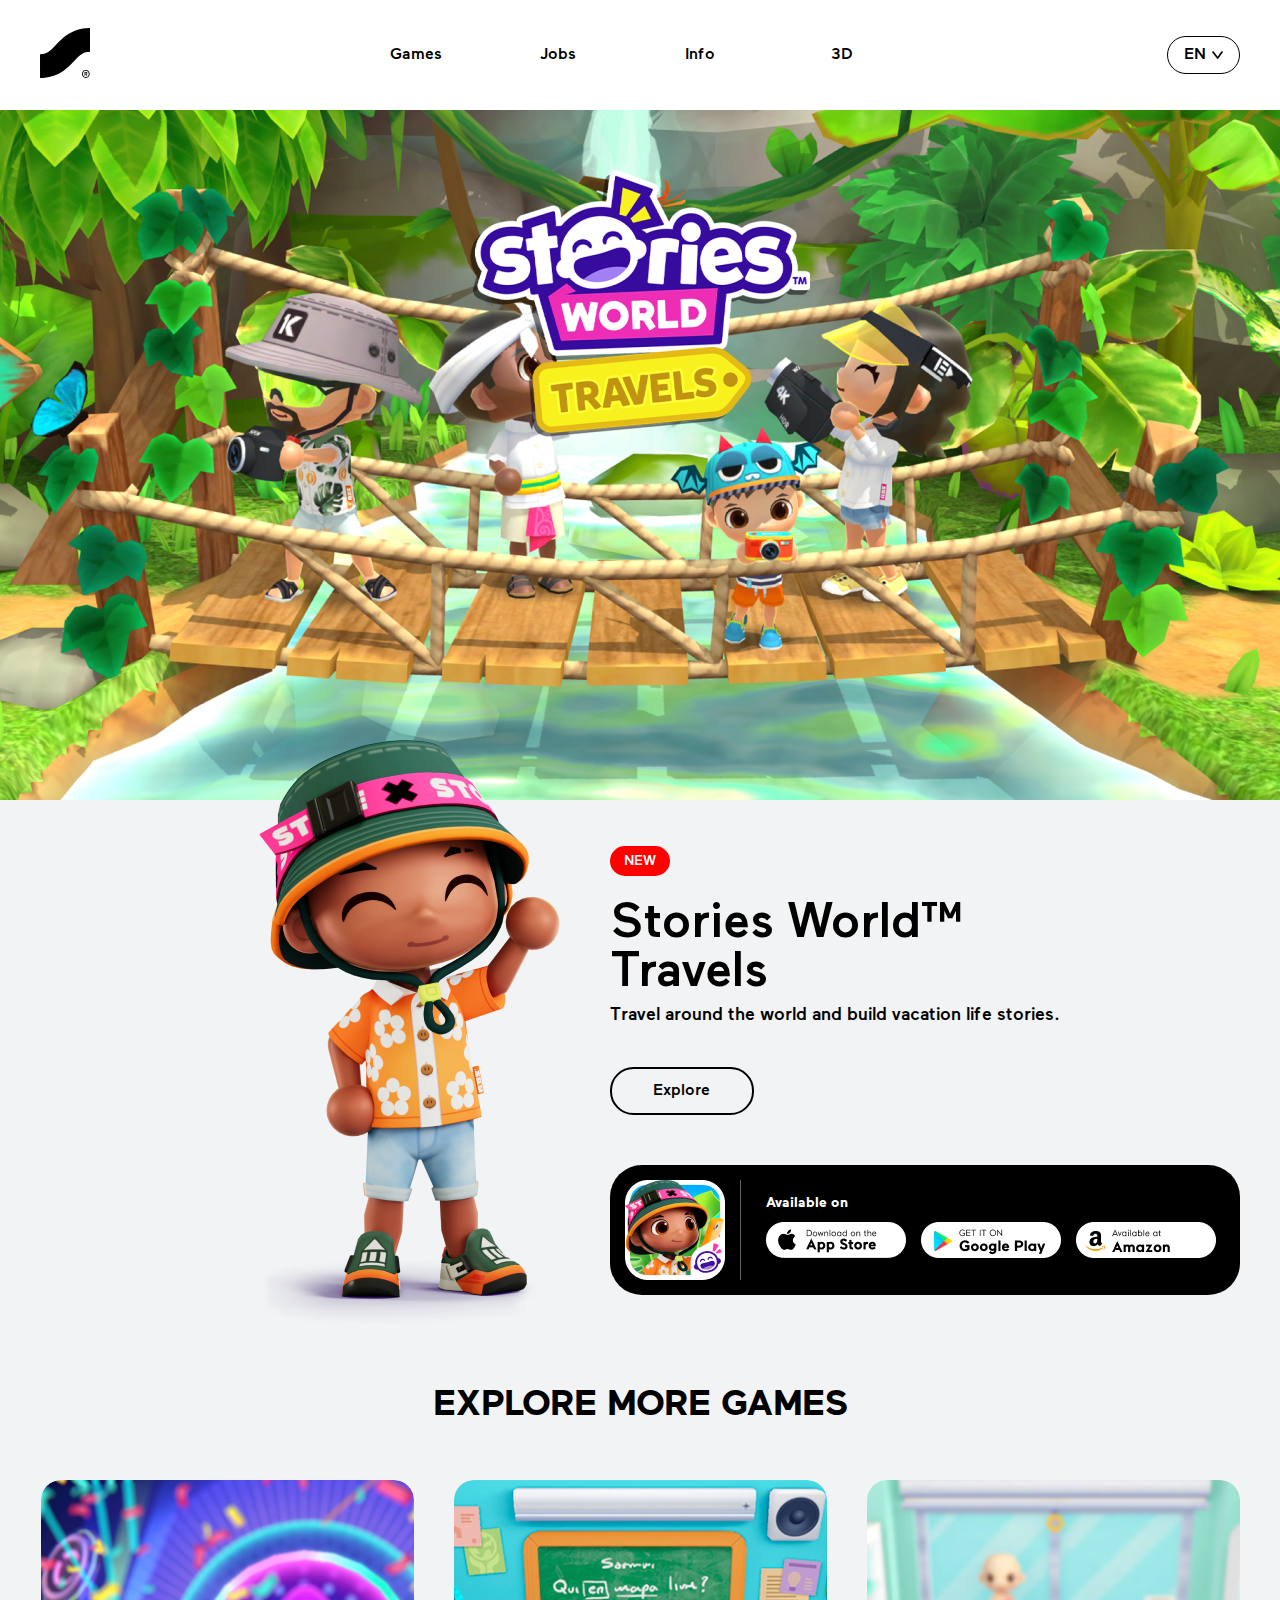
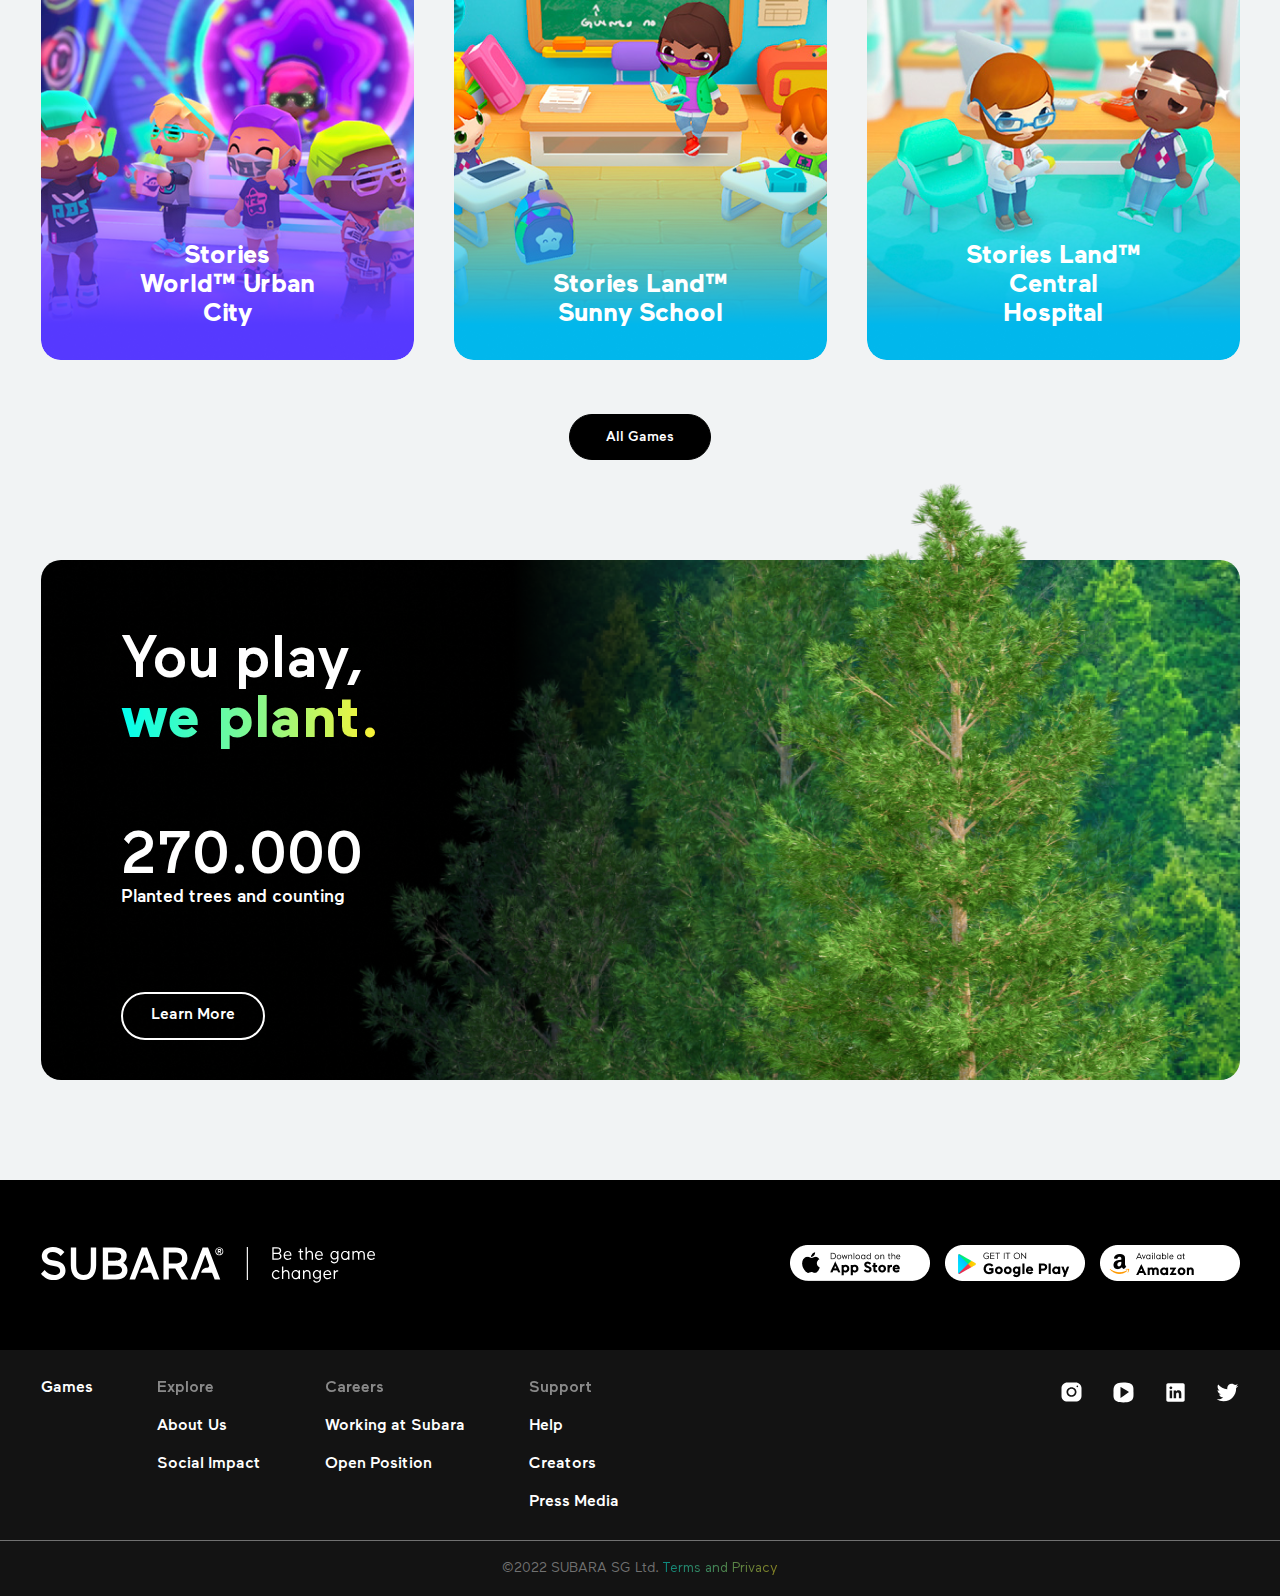
<file: index.html>
<!DOCTYPE html>
<html lang="en">
  <head>
    <meta charset="UTF-8" />
    <meta http-equiv="X-UA-Compatible" content="IE=edge" />
    <meta name="viewport" content="width=device-width, initial-scale=1.0" />
    <meta name="description" content="subara">
    <title>SUBARA</title>
    <link rel="stylesheet" href="css/reset.css" />
    <link rel="stylesheet" href="css/style.css" />
    <link rel="stylesheet" href="css/fonts.css" />
    <link rel="icon" type="image/x-icon" href="./img/ad_logo.png" />
  </head>
  <body>
    <header>
      <nav class="header__content">
        <a href="./index.html"
          ><svg
            width="50"
            height="50"
            viewBox="0 0 50 50"
            fill="none"
            xmlns="http://www.w3.org/2000/svg"
          >
            <g clip-path="url(#clip0_16_2420)">
              <path
                d="M0.0293274 50V26.1843C6.74545 26.1843 9.72282 23.366 15.8142 16.9799C22.6475 9.81415 32.0285 -0.00995636 50.0293 -0.00995636V23.7958C43.323 23.7958 40.3456 26.624 34.2542 33.0102C27.421 40.1759 18.0399 50 0.0293274 50Z"
                fill="black"
              />
            </g>
            <path
              d="M45.2365 44.6342V45.8435H45.9004C46.3982 45.8435 46.652 45.6436 46.652 45.2438C46.652 44.844 46.3982 44.6342 45.9004 44.6342H45.2365ZM46.6422 47.6324L45.8808 46.5131H45.2365V47.6324H44.5044V43.9945H46.1054C46.3914 43.9878 46.6709 44.0835 46.8955 44.265C47.1201 44.4465 47.2759 44.7025 47.336 44.9889C47.3962 45.2754 47.3568 45.5743 47.2249 45.8343C47.0929 46.0942 46.8765 46.2989 46.613 46.4131L47.472 47.6324H46.6422ZM43.7137 48.1521C43.9866 48.4392 44.3129 48.6674 44.6734 48.8232C45.0339 48.979 45.4212 49.0593 45.8125 49.0593C46.2038 49.0593 46.5911 48.979 46.9516 48.8232C47.3121 48.6674 47.6384 48.4392 47.9113 48.1521C48.4685 47.5583 48.7797 46.7668 48.7797 45.9434C48.7797 45.12 48.4685 44.3285 47.9113 43.7348C47.6384 43.4477 47.3121 43.2195 46.9516 43.0636C46.5911 42.9078 46.2038 42.8275 45.8125 42.8275C45.4212 42.8275 45.0339 42.9078 44.6734 43.0636C44.3129 43.2195 43.9866 43.4477 43.7137 43.7348C43.1675 44.3343 42.8637 45.1235 42.8637 45.9434C42.8637 46.7632 43.1675 47.5526 43.7137 48.1521ZM43.0792 43.1551C43.4348 42.7816 43.8598 42.4847 44.3293 42.282C44.7987 42.0793 45.303 41.9749 45.8125 41.9749C46.322 41.9749 46.8263 42.0793 47.2957 42.282C47.7652 42.4847 48.1902 42.7816 48.5458 43.1551C48.9089 43.5264 49.1969 43.9672 49.3934 44.4525C49.5899 44.9378 49.691 45.4581 49.691 45.9834C49.691 46.5088 49.5899 47.0289 49.3934 47.5142C49.1969 47.9995 48.9089 48.4404 48.5458 48.8117C47.8159 49.5441 46.8346 49.9544 45.8125 49.9544C44.7904 49.9544 43.8091 49.5441 43.0792 48.8117C42.3713 48.0484 41.9766 47.036 41.9766 45.9834C41.9766 44.9308 42.3713 43.9184 43.0792 43.1551Z"
              fill="black"
            />
            <defs>
              <clipPath id="clip0_16_2420">
                <rect width="50" height="50" fill="white" />
              </clipPath>
            </defs>
          </svg>
        </a>
        <ul class="header__nav">
          <li><a href="./games.html">Games</a></li>
          <li><a href="./jobs.html">Jobs</a></li>
          <li><a href="./info.html">Info</a></li>
          <li><button class="modal">3D</button></li>
        </ul>
        <div class="header__lang">
          <span>EN</span>
          <img src="img/black_arrow_down.png" alt="arrow" />
        </div>
        <div class="header__menu_burger"></div>
      </nav>
    </header>
    <div class="background">
      <img src="./img/logo_name.png" alt="logo" />
      <div class="background__overlay"></div>
    </div>
    <button id="scrollToTopBtn">Top</button>
    <div class="container">
      <div class="ad">
        <div class="ad__character">
          <img src="img/character_ok.png" alt="poc" />
        </div>
        <div class="ad__main">
          <p class="ad__new">NEW</p>
          <p class="ad__title">
            Stories World™ <br />
            Travels
          </p>
          <p class="ad__description">Travel around the world and build vacation life stories.</p>
          <a href="./t.html" class="ad__button">Explore</a>
          <div class="ad__download">
            <img src="img/ad_logo.png" alt="" />
            <div class="ad__download_content">
              <p>Available on</p>
              <div class="download_links">
                <a href="./t.html"><img src="img/ad_apple.png" alt="" /></a>
                <a href="./t.html"><img src="img/ad_google.png" alt="" /></a>
                <a href="./t.html"><img src="img/ad_amazon.png" alt="" /></a>
              </div>
            </div>
          </div>
        </div>
      </div>
      <div class="explore">
        <p class="explore__title">EXPLORE MORE GAMES</p>
        <div class="explore__cards">
          <a href="./t.html" class="explore__card">
            <img src="img/card_city.png" alt="" />
            <span>Stories World™ Urban City</span>
          </a>
          <a href="./t.html" class="explore__card">
            <img src="img/card_school.png" alt="" />
            <span>Stories Land™ Sunny School</span>
          </a>
          <a href="./t.html" class="explore__card">
            <img src="img/card_hospital.png" alt="" />
            <span>Stories Land™ Central Hospital</span>
          </a>
        </div>
        <a href="./games.html" class="explore__allbutton">All Games</a>
      </div>
      <div class="plant">
        <div class="plant__content">
          <p class="plant__title">You play,<br /><span class="gradient_text">we plant.</span></p>
          <span class="plant__count">270.000</span>
          <p class="plant__description">Planted trees and counting</p>
          <a href="./t.html" class="plant__button">Learn More</a>
        </div>
        <div class="plant__tree"><img src="img/plant_tree.png" alt="tree" /></div>
      </div>
    </div>
    <footer>
      <div class="footer__top">
        <div class="container container__footer_top">
          <img src="img/subara.svg" alt="me" />
          <div class="download_links">
            <a href="./t.html"><img src="img/ad_apple.png" alt="cool" /></a>
            <a href="./t.html"><img src="img/ad_google.png" alt="cool" /></a>
            <a href="./t.html"><img src="img/ad_amazon.png" alt="cool" /></a>
          </div>
        </div>
      </div>
      <div class="footer__bottom">
        <div class="container container__footer_bottom">
          <div class="footer__menu">
            <a href="./t.html" class="footer__menu_link">Games</a>
            <ul class="footer__menu_category">
              <li><span>Explore</span></li>
              <li><a href="./t.html" class="footer__menu_link">About Us</a></li>
              <li><a href="./t.html" class="footer__menu_link">Social Impact</a></li>
            </ul>
            <ul class="footer__menu_category">
              <li><span>Careers</span></li>
              <li><a href="./t.html" class="footer__menu_link">Working at Subara</a></li>
              <li><a href="./t.html" class="footer__menu_link">Open Position</a></li>
            </ul>
            <ul class="footer__menu_category">
              <li><span>Support</span></li>
              <li><a href="./t.html" class="footer__menu_link">Help</a></li>
              <li><a href="./t.html" class="footer__menu_link">Creators</a></li>
              <li><a href="./t.html" class="footer__menu_link">Press Media</a></li>
            </ul>
          </div>
          <div class="footer__socials">
            <a href="./t.html"><img src="img/icon_instagram.svg" alt="yup" /></a>
            <a href="./t.html"><img src="img/icon_youtube.svg" alt="yup" /></a>
            <a href="./t.html"><img src="img/icon_linkedin.svg" alt="yup" /></a>
            <a href="./t.html"><img src="img/icon_twitter.svg" alt="yup" /></a>
          </div>
        </div>
        <div class="footer__terms">©2022 SUBARA SG Ltd. <a href="./t.html">Terms and Privacy</a></div>
      </div>
    </footer>

    <dialog>
      <p>This function is temporarily unavailable</p>
      <input class="input" placeholder="Email/Name" type="text">
      <input class="input" placeholder="Password" type="text">
      <button autofocus>Close</button>
    </dialog>

    <script src="./js/index.js"></script>
  </body>
</html>
</file>
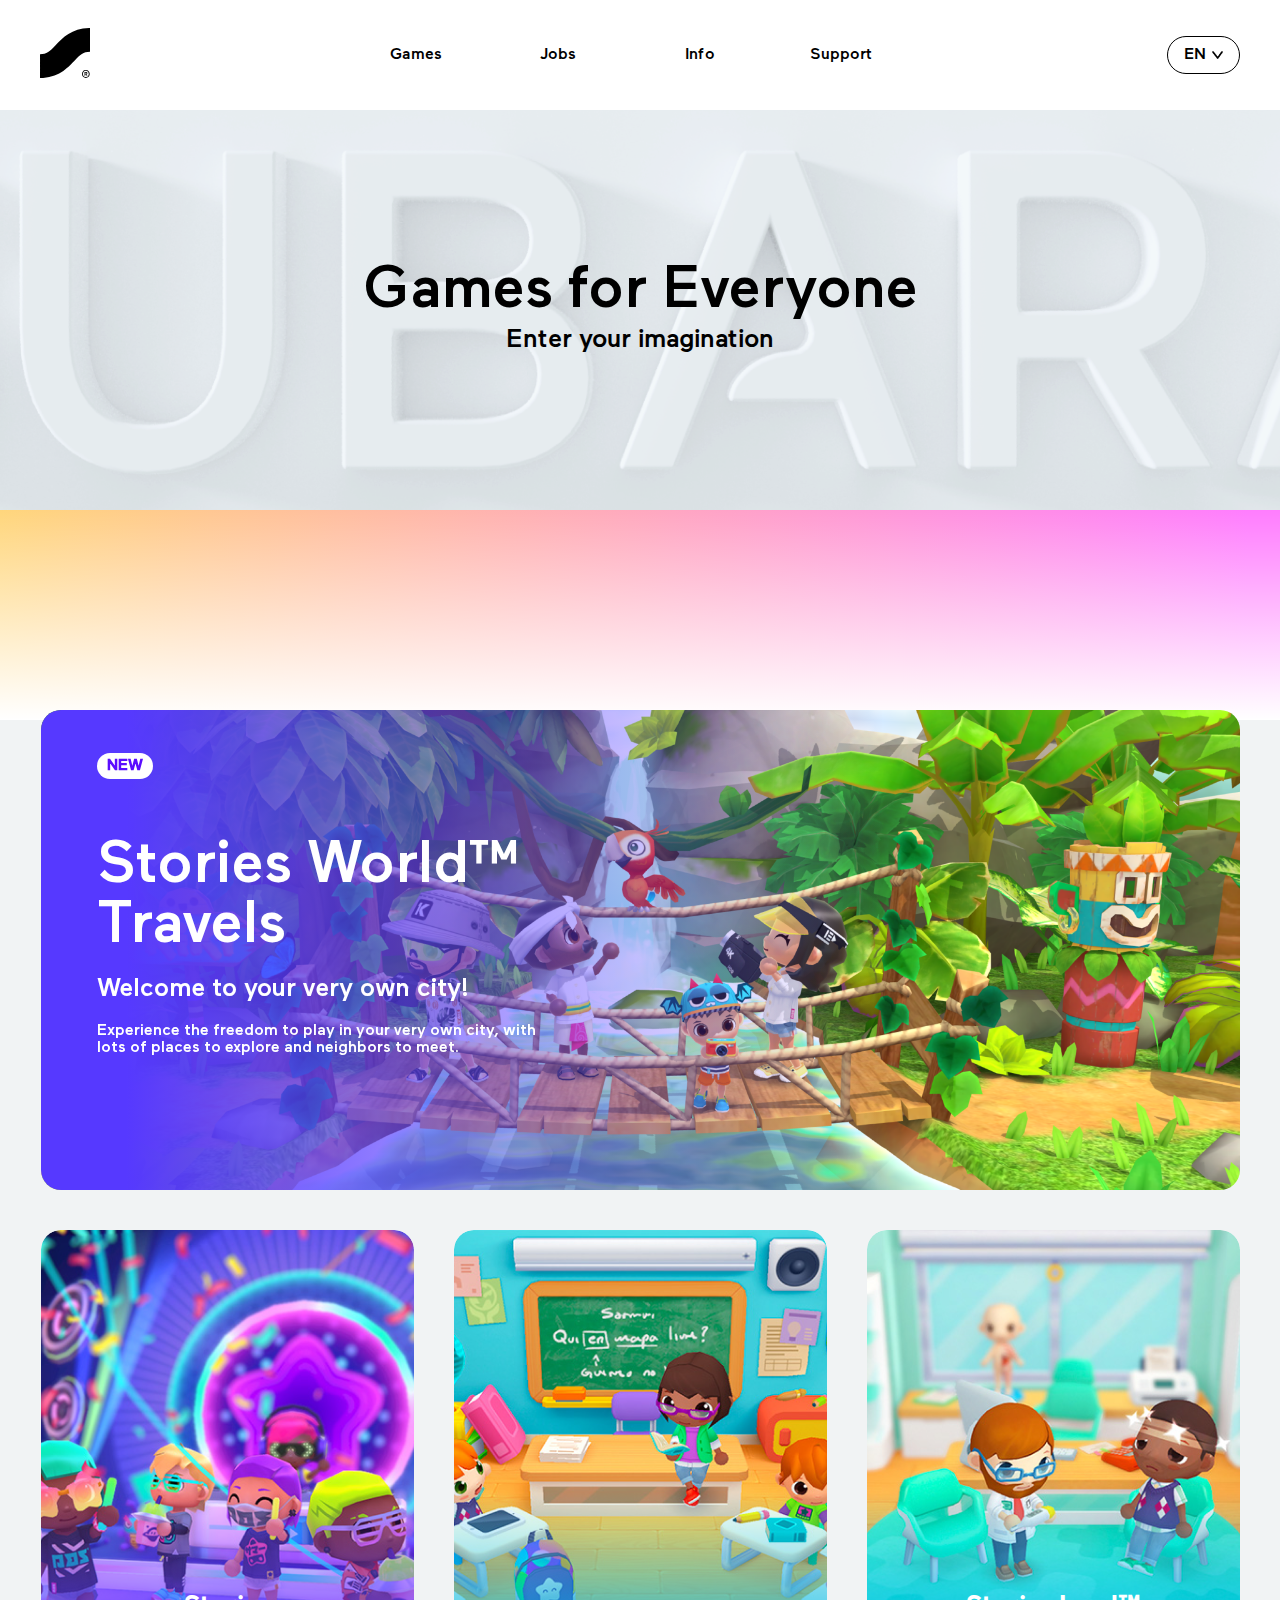
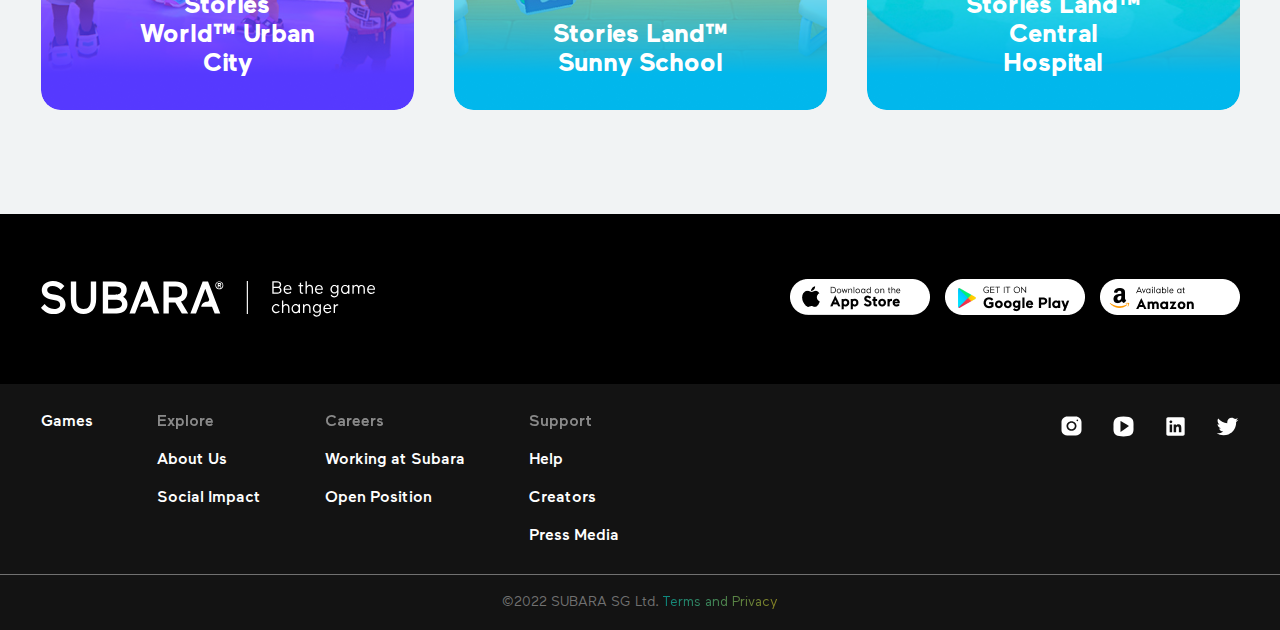
<file: games.html>
<!DOCTYPE html>
<html lang="en">
  <head>
    <meta charset="UTF-8" />
    <meta http-equiv="X-UA-Compatible" content="IE=edge" />
    <meta name="viewport" content="width=device-width, initial-scale=1.0" />
    <meta name="description" content="subara">
    <title>SUBARA</title>
    <link rel="stylesheet" href="css/reset.css" />
    <link rel="stylesheet" href="css/style.css" />
    <link rel="stylesheet" href="css/fonts.css" />
    <link rel="icon" type="image/x-icon" href="./img/ad_logo.png" />
  </head>
  <body>
    <header>
      <nav class="header__content">
        <a href="./index.html"
          ><svg
            width="50"
            height="50"
            viewBox="0 0 50 50"
            fill="none"
            xmlns="http://www.w3.org/2000/svg"
          >
            <g clip-path="url(#clip0_16_2420)">
              <path
                d="M0.0293274 50V26.1843C6.74545 26.1843 9.72282 23.366 15.8142 16.9799C22.6475 9.81415 32.0285 -0.00995636 50.0293 -0.00995636V23.7958C43.323 23.7958 40.3456 26.624 34.2542 33.0102C27.421 40.1759 18.0399 50 0.0293274 50Z"
                fill="black"
              />
            </g>
            <path
              d="M45.2365 44.6342V45.8435H45.9004C46.3982 45.8435 46.652 45.6436 46.652 45.2438C46.652 44.844 46.3982 44.6342 45.9004 44.6342H45.2365ZM46.6422 47.6324L45.8808 46.5131H45.2365V47.6324H44.5044V43.9945H46.1054C46.3914 43.9878 46.6709 44.0835 46.8955 44.265C47.1201 44.4465 47.2759 44.7025 47.336 44.9889C47.3962 45.2754 47.3568 45.5743 47.2249 45.8343C47.0929 46.0942 46.8765 46.2989 46.613 46.4131L47.472 47.6324H46.6422ZM43.7137 48.1521C43.9866 48.4392 44.3129 48.6674 44.6734 48.8232C45.0339 48.979 45.4212 49.0593 45.8125 49.0593C46.2038 49.0593 46.5911 48.979 46.9516 48.8232C47.3121 48.6674 47.6384 48.4392 47.9113 48.1521C48.4685 47.5583 48.7797 46.7668 48.7797 45.9434C48.7797 45.12 48.4685 44.3285 47.9113 43.7348C47.6384 43.4477 47.3121 43.2195 46.9516 43.0636C46.5911 42.9078 46.2038 42.8275 45.8125 42.8275C45.4212 42.8275 45.0339 42.9078 44.6734 43.0636C44.3129 43.2195 43.9866 43.4477 43.7137 43.7348C43.1675 44.3343 42.8637 45.1235 42.8637 45.9434C42.8637 46.7632 43.1675 47.5526 43.7137 48.1521ZM43.0792 43.1551C43.4348 42.7816 43.8598 42.4847 44.3293 42.282C44.7987 42.0793 45.303 41.9749 45.8125 41.9749C46.322 41.9749 46.8263 42.0793 47.2957 42.282C47.7652 42.4847 48.1902 42.7816 48.5458 43.1551C48.9089 43.5264 49.1969 43.9672 49.3934 44.4525C49.5899 44.9378 49.691 45.4581 49.691 45.9834C49.691 46.5088 49.5899 47.0289 49.3934 47.5142C49.1969 47.9995 48.9089 48.4404 48.5458 48.8117C47.8159 49.5441 46.8346 49.9544 45.8125 49.9544C44.7904 49.9544 43.8091 49.5441 43.0792 48.8117C42.3713 48.0484 41.9766 47.036 41.9766 45.9834C41.9766 44.9308 42.3713 43.9184 43.0792 43.1551Z"
              fill="black"
            />
            <defs>
              <clipPath id="clip0_16_2420">
                <rect width="50" height="50" fill="white" />
              </clipPath>
            </defs>
          </svg>
        </a>
        <ul class="header__nav">
          <li><a href="./games.html">Games</a></li>
          <li><a href="./jobs.html">Jobs</a></li>
          <li><a href="./info.html">Info</a></li>
          <li><a href="./support.html">Support</a></li>
        </ul>
        <div class="header__lang">
          <span>EN</span>
          <img src="img/black_arrow_down.png" alt="arrow" />
        </div>
        <div class="header__menu_burger"></div>
      </nav>
    </header>
    <div class="hero">
      <img src="./img/hero.png" alt="logo" />
      <div class="hero__content">
        <h1>Games for Everyone</h1>
        <p>Enter your imagination</p>
      </div>
    </div>
    <div class="explore__games">
      <div class="container">
        <div class="explore">
          <a href="./t.html" class="explore__card full__card">
            <img src="img/background.png" alt="" />
            <div class="card__content">
              <span class="new">new</span>
              <h4>
                Stories World™ <br />
                Travels
              </h4>
              <p>Welcome to your very own city!</p>
              <span
                >Experience the freedom to play in your very own city, with <br />lots of places to
                explore and neighbors to meet.</span
              >
            </div>
          </a>
          <div class="explore__cards">
            <a href="./t.html" class="explore__card">
              <img src="img/card_city.png" alt="" />
              <span>Stories World™ Urban City</span>
            </a>
            <a href="./t.html" class="explore__card">
              <img src="img/card_school.png" alt="" />
              <span>Stories Land™ Sunny School</span>
            </a>
            <a href="./t.html" class="explore__card">
              <img src="img/card_hospital.png" alt="" />
              <span>Stories Land™ Central Hospital</span>
            </a>
          </div>
        </div>
      </div>
    </div>

    <footer>
      <div class="footer__top">
        <div class="container container__footer_top">
          <img src="img/subara.svg" alt="me" />
          <div class="download_links">
            <a href="./t.html"><img src="img/ad_apple.png" alt="cool" /></a>
            <a href="./t.html"><img src="img/ad_google.png" alt="cool" /></a>
            <a href="./t.html"><img src="img/ad_amazon.png" alt="cool" /></a>
          </div>
        </div>
      </div>
      <div class="footer__bottom">
        <div class="container container__footer_bottom">
          <div class="footer__menu">
            <a href="./t.html" class="footer__menu_link">Games</a>
            <ul class="footer__menu_category">
              <li><span>Explore</span></li>
              <li><a href="./t.html" class="footer__menu_link">About Us</a></li>
              <li><a href="./t.html" class="footer__menu_link">Social Impact</a></li>
            </ul>
            <ul class="footer__menu_category">
              <li><span>Careers</span></li>
              <li><a href="./t.html" class="footer__menu_link">Working at Subara</a></li>
              <li><a href="./t.html" class="footer__menu_link">Open Position</a></li>
            </ul>
            <ul class="footer__menu_category">
              <li><span>Support</span></li>
              <li><a href="./t.html" class="footer__menu_link">Help</a></li>
              <li><a href="./t.html" class="footer__menu_link">Creators</a></li>
              <li><a href="./t.html" class="footer__menu_link">Press Media</a></li>
            </ul>
          </div>
          <div class="footer__socials">
            <a href="./t.html"><img src="img/icon_instagram.svg" alt="yup" /></a>
            <a href="./t.html"><img src="img/icon_youtube.svg" alt="yup" /></a>
            <a href="./t.html"><img src="img/icon_linkedin.svg" alt="yup" /></a>
            <a href="./t.html"><img src="img/icon_twitter.svg" alt="yup" /></a>
          </div>
        </div>
        <div class="footer__terms">©2022 SUBARA SG Ltd. <a href="./t.html">Terms and Privacy</a></div>
      </div>
    </footer>

    <script src="./js/index.js"></script>
  </body>
</html>
</file>
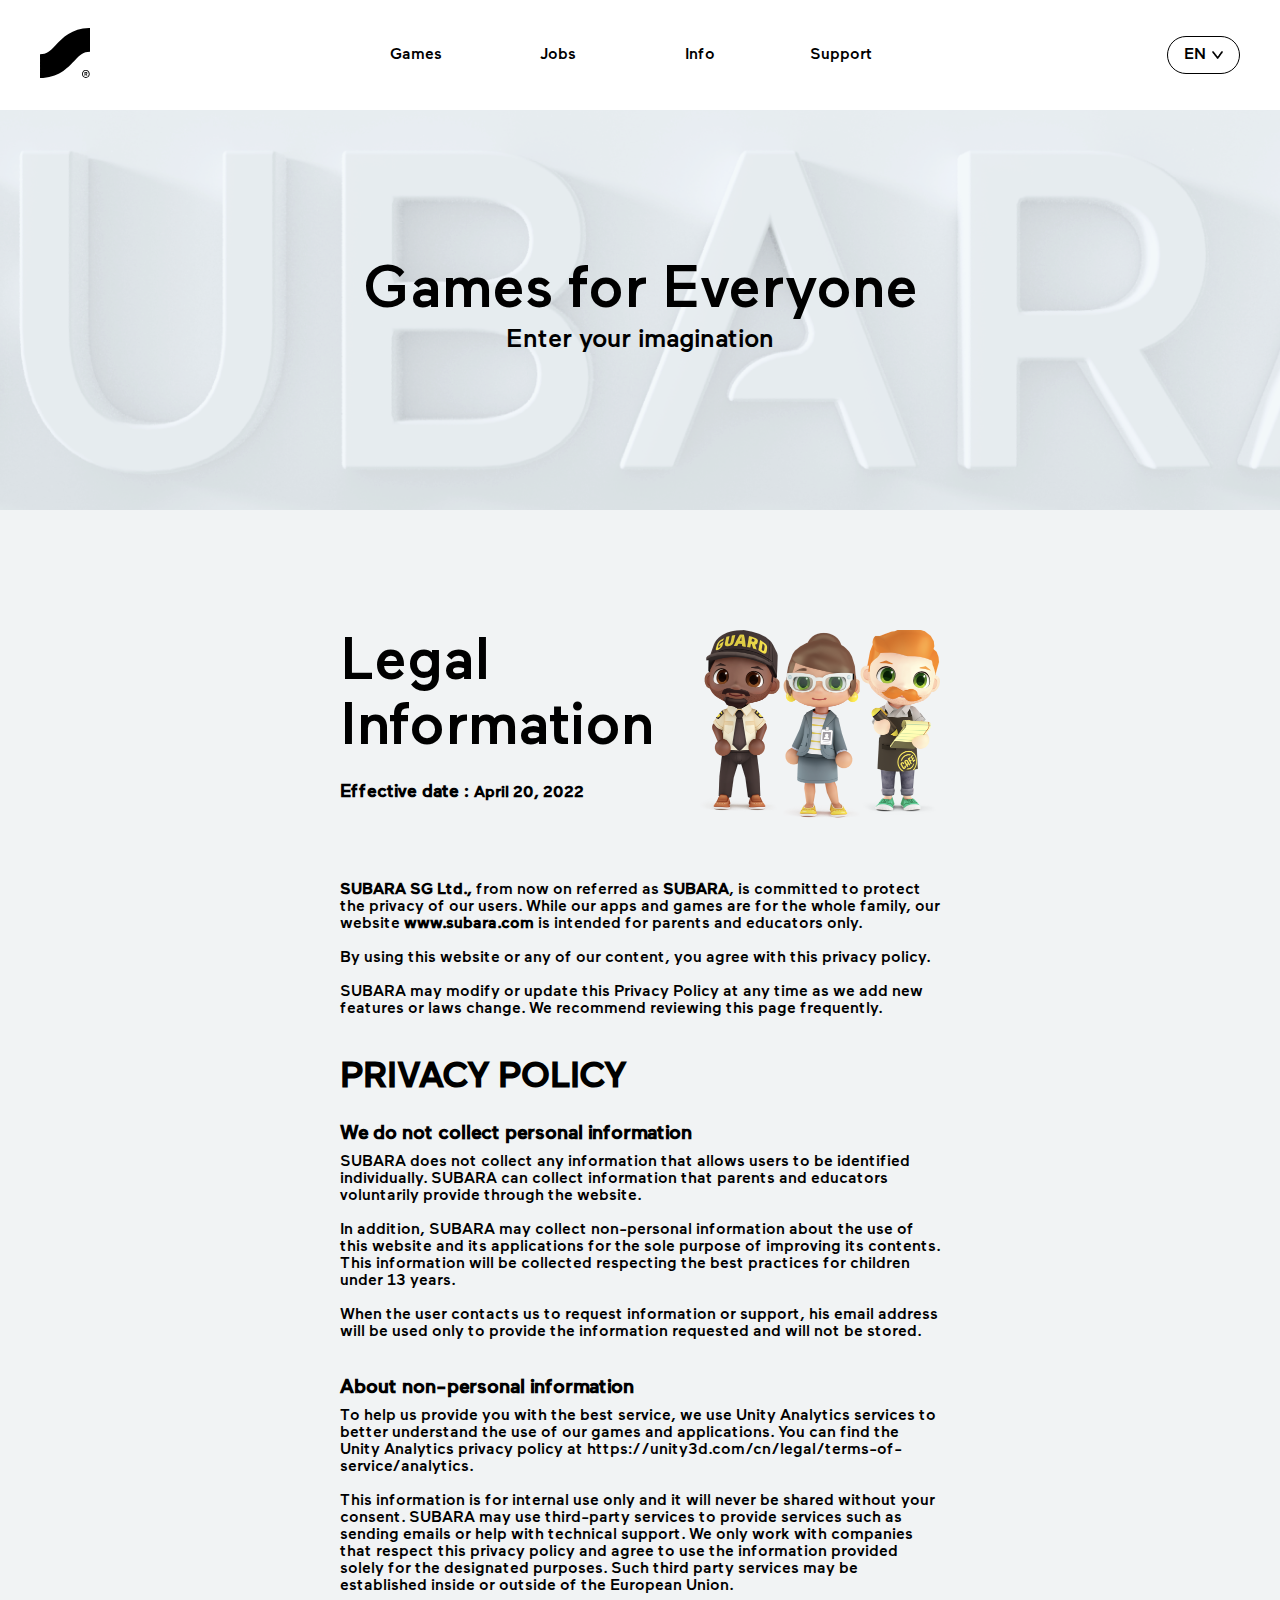
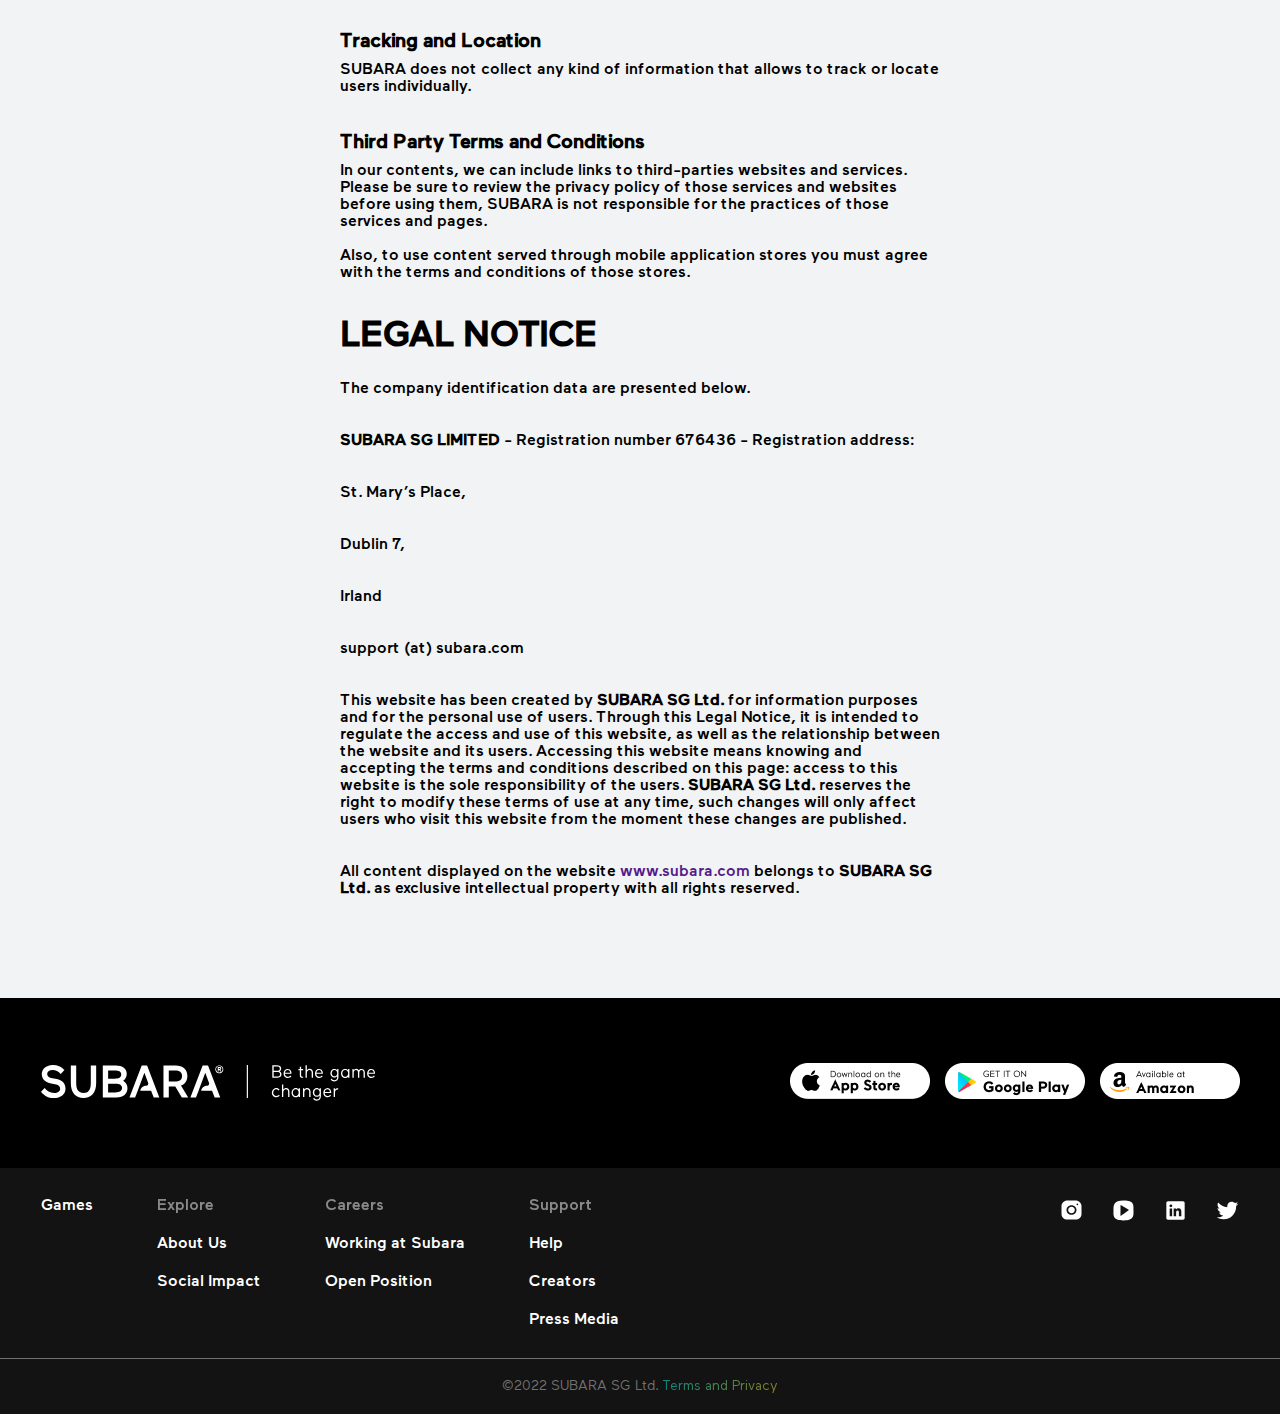
<file: info.html>
<!DOCTYPE html>
<html lang="en">
  <head>
    <meta charset="UTF-8" />
    <meta http-equiv="X-UA-Compatible" content="IE=edge" />
    <meta name="viewport" content="width=device-width, initial-scale=1.0" />
    <meta name="description" content="subara">
    <title>SUBARA</title>
    <link rel="stylesheet" href="css/reset.css" />
    <link rel="stylesheet" href="css/style.css" />
    <link rel="stylesheet" href="css/fonts.css" />
    <link rel="icon" type="image/x-icon" href="./img/ad_logo.png" />
  </head>
  <body>
    <header>
      <nav class="header__content">
        <a href="./index.html"
          ><svg
            width="50"
            height="50"
            viewBox="0 0 50 50"
            fill="none"
            xmlns="http://www.w3.org/2000/svg"
          >
            <g clip-path="url(#clip0_16_2420)">
              <path
                d="M0.0293274 50V26.1843C6.74545 26.1843 9.72282 23.366 15.8142 16.9799C22.6475 9.81415 32.0285 -0.00995636 50.0293 -0.00995636V23.7958C43.323 23.7958 40.3456 26.624 34.2542 33.0102C27.421 40.1759 18.0399 50 0.0293274 50Z"
                fill="black"
              />
            </g>
            <path
              d="M45.2365 44.6342V45.8435H45.9004C46.3982 45.8435 46.652 45.6436 46.652 45.2438C46.652 44.844 46.3982 44.6342 45.9004 44.6342H45.2365ZM46.6422 47.6324L45.8808 46.5131H45.2365V47.6324H44.5044V43.9945H46.1054C46.3914 43.9878 46.6709 44.0835 46.8955 44.265C47.1201 44.4465 47.2759 44.7025 47.336 44.9889C47.3962 45.2754 47.3568 45.5743 47.2249 45.8343C47.0929 46.0942 46.8765 46.2989 46.613 46.4131L47.472 47.6324H46.6422ZM43.7137 48.1521C43.9866 48.4392 44.3129 48.6674 44.6734 48.8232C45.0339 48.979 45.4212 49.0593 45.8125 49.0593C46.2038 49.0593 46.5911 48.979 46.9516 48.8232C47.3121 48.6674 47.6384 48.4392 47.9113 48.1521C48.4685 47.5583 48.7797 46.7668 48.7797 45.9434C48.7797 45.12 48.4685 44.3285 47.9113 43.7348C47.6384 43.4477 47.3121 43.2195 46.9516 43.0636C46.5911 42.9078 46.2038 42.8275 45.8125 42.8275C45.4212 42.8275 45.0339 42.9078 44.6734 43.0636C44.3129 43.2195 43.9866 43.4477 43.7137 43.7348C43.1675 44.3343 42.8637 45.1235 42.8637 45.9434C42.8637 46.7632 43.1675 47.5526 43.7137 48.1521ZM43.0792 43.1551C43.4348 42.7816 43.8598 42.4847 44.3293 42.282C44.7987 42.0793 45.303 41.9749 45.8125 41.9749C46.322 41.9749 46.8263 42.0793 47.2957 42.282C47.7652 42.4847 48.1902 42.7816 48.5458 43.1551C48.9089 43.5264 49.1969 43.9672 49.3934 44.4525C49.5899 44.9378 49.691 45.4581 49.691 45.9834C49.691 46.5088 49.5899 47.0289 49.3934 47.5142C49.1969 47.9995 48.9089 48.4404 48.5458 48.8117C47.8159 49.5441 46.8346 49.9544 45.8125 49.9544C44.7904 49.9544 43.8091 49.5441 43.0792 48.8117C42.3713 48.0484 41.9766 47.036 41.9766 45.9834C41.9766 44.9308 42.3713 43.9184 43.0792 43.1551Z"
              fill="black"
            />
            <defs>
              <clipPath id="clip0_16_2420">
                <rect width="50" height="50" fill="white" />
              </clipPath>
            </defs>
          </svg>
        </a>
        <ul class="header__nav">
          <li><a href="./games.html">Games</a></li>
          <li><a href="./jobs.html">Jobs</a></li>
          <li><a href="./info.html">Info</a></li>
          <li><a href="./support.html">Support</a></li>
        </ul>
        <div class="header__lang">
          <span>EN</span>
          <img src="img/black_arrow_down.png" alt="arrow" />
        </div>
        <div class="header__menu_burger"></div>
      </nav>
    </header>
    <div class="hero">
      <img src="./img/hero.png" alt="logo" />
      <div class="hero__content">
        <h1>Games for Everyone</h1>
        <p>Enter your imagination</p>
      </div>
    </div>
    <div class="info container">
      <div class="info__hed">
        <div>
          <h2>
            Legal <br />
            Information
          </h2>
          <p class="date">Effective date : <span>April 20, 2022</span></p>
        </div>
        <img src="./img/users.png" alt="" />
      </div>
      <p>
        <span> SUBARA SG Ltd.,</span> from now on referred as <span>SUBARA</span>, is committed to
        protect the privacy of our users. While our apps and games are for the whole family, our
        website <span> www.subara.com</span> is intended for parents and educators only.
        <br /><br />
        By using this website or any of our content, you agree with this privacy policy.
        <br /><br />
        SUBARA may modify or update this Privacy Policy at any time as we add new features or laws
        change. We recommend reviewing this page frequently.
      </p>

      <div class="info__content">
        <h4>Privacy Policy</h4>
        <h5>We do not collect personal information</h5>
        <p>
          SUBARA does not collect any information that allows users to be identified individually.
          SUBARA can collect information that parents and educators voluntarily provide through the
          website. <br /><br />
          In addition, SUBARA may collect non-personal information about the use of this website and
          its applications for the sole purpose of improving its contents. This information will be
          collected respecting the best practices for children under 13 years. <br /><br />
          When the user contacts us to request information or support, his email address will be
          used only to provide the information requested and will not be stored.
        </p>
        <h5>About non-personal information</h5>
        <p>
          To help us provide you with the best service, we use Unity Analytics services to better
          understand the use of our games and applications. You can find the Unity Analytics privacy
          policy at https://unity3d.com/cn/legal/terms-of-service/analytics.<br /><br />
          This information is for internal use only and it will never be shared without your
          consent. SUBARA may use third-party services to provide services such as sending emails or
          help with technical support. We only work with companies that respect this privacy policy
          and agree to use the information provided solely for the designated purposes. Such third
          party services may be established inside or outside of the European Union.
        </p>
        <h5>Tracking and Location</h5>
        <p>
          SUBARA does not collect any kind of information that allows to track or locate users
          individually.
        </p>
        <h5>Third Party Terms and Conditions</h5>
        <p>
          In our contents, we can include links to third-parties websites and services. Please be
          sure to review the privacy policy of those services and websites before using them, SUBARA
          is not responsible for the practices of those services and pages. <br /><br />
          Also, to use content served through mobile application stores you must agree with the
          terms and conditions of those stores.
        </p>
        <h4>Legal Notice</h4>
        <p>The company identification data are presented below.</p>
        <p><span>SUBARA SG LIMITED</span> - Registration number 676436 - Registration address:</p>
        <p>St. Mary’s Place,</p>
        <p>Dublin 7,</p>
        <p>Irland</p>
        <p>support (at) subara.com</p>
        <p>
          This website has been created by <span>SUBARA SG Ltd.</span> for information purposes and
          for the personal use of users. Through this Legal Notice, it is intended to regulate the
          access and use of this website, as well as the relationship between the website and its
          users. Accessing this website means knowing and accepting the terms and conditions
          described on this page: access to this website is the sole responsibility of the users.
          <span>SUBARA SG Ltd.</span>
          reserves the right to modify these terms of use at any time, such changes will only affect
          users who visit this website from the moment these changes are published.
        </p>
        <p>
          All content displayed on the website <a href=""> www.subara.com</a> belongs to
          <span>SUBARA SG Ltd. </span>
          as exclusive intellectual property with all rights reserved.
        </p>
      </div>
    </div>

    <footer>
      <div class="footer__top">
        <div class="container container__footer_top">
          <img src="img/subara.svg" alt="me" />
          <div class="download_links">
            <a href="./t.html"><img src="img/ad_apple.png" alt="cool" /></a>
            <a href="./t.html"><img src="img/ad_google.png" alt="cool" /></a>
            <a href="./t.html"><img src="img/ad_amazon.png" alt="cool" /></a>
          </div>
        </div>
      </div>
      <div class="footer__bottom">
        <div class="container container__footer_bottom">
          <div class="footer__menu">
            <a href="./t.html" class="footer__menu_link">Games</a>
            <ul class="footer__menu_category">
              <li><span>Explore</span></li>
              <li><a href="./t.html" class="footer__menu_link">About Us</a></li>
              <li><a href="./t.html" class="footer__menu_link">Social Impact</a></li>
            </ul>
            <ul class="footer__menu_category">
              <li><span>Careers</span></li>
              <li><a href="./t.html" class="footer__menu_link">Working at Subara</a></li>
              <li><a href="./t.html" class="footer__menu_link">Open Position</a></li>
            </ul>
            <ul class="footer__menu_category">
              <li><span>Support</span></li>
              <li><a href="./t.html" class="footer__menu_link">Help</a></li>
              <li><a href="./t.html" class="footer__menu_link">Creators</a></li>
              <li><a href="./t.html" class="footer__menu_link">Press Media</a></li>
            </ul>
          </div>
          <div class="footer__socials">
            <a href="./t.html"><img src="img/icon_instagram.svg" alt="yup" /></a>
            <a href="./t.html"><img src="img/icon_youtube.svg" alt="yup" /></a>
            <a href="./t.html"><img src="img/icon_linkedin.svg" alt="yup" /></a>
            <a href="./t.html"><img src="img/icon_twitter.svg" alt="yup" /></a>
          </div>
        </div>
        <div class="footer__terms">©2022 SUBARA SG Ltd. <a href="./t.html">Terms and Privacy</a></div>
      </div>
    </footer>

    <script src="./js/index.js"></script>
  </body>
</html>
</file>
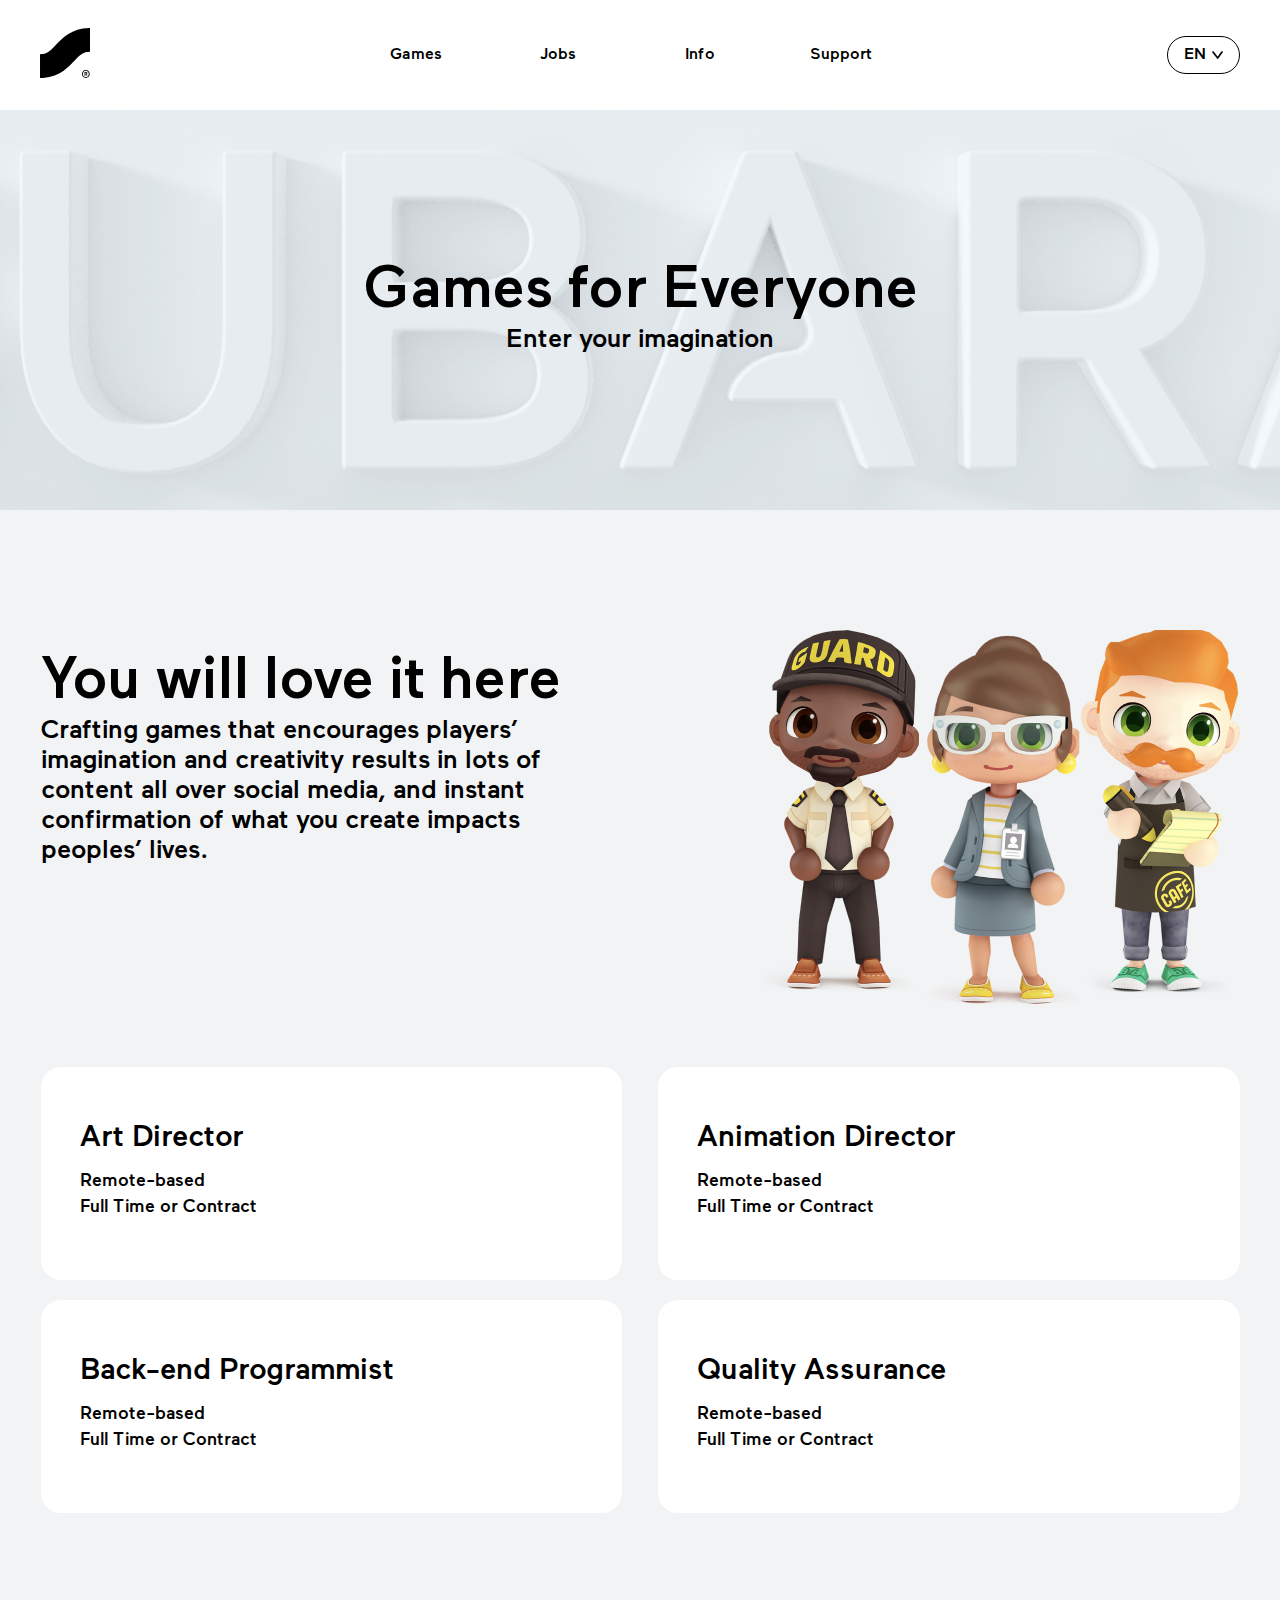
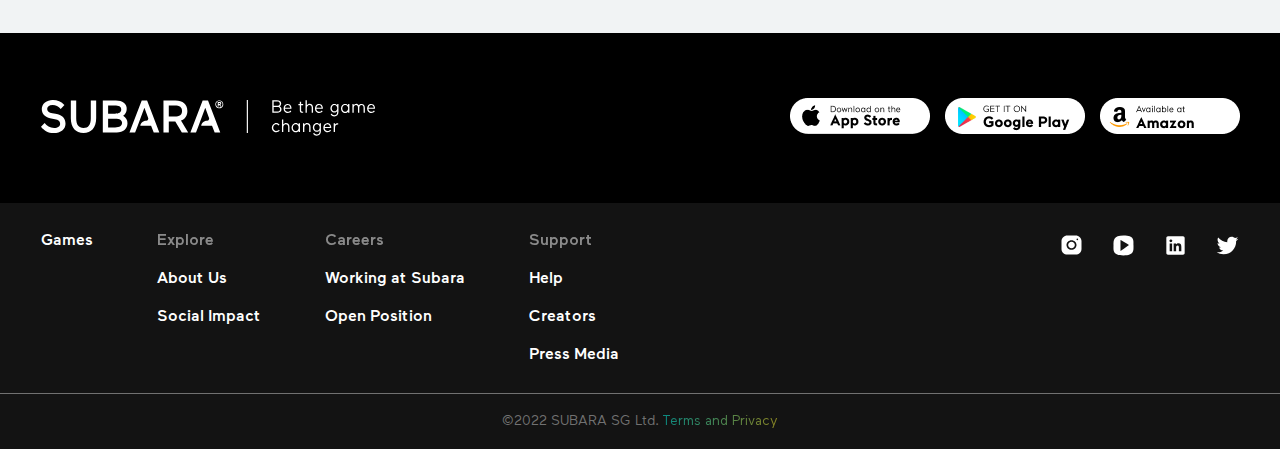
<file: jobs.html>
<!DOCTYPE html>
<html lang="en">
  <head>
    <meta charset="UTF-8" />
    <meta http-equiv="X-UA-Compatible" content="IE=edge" />
    <meta name="viewport" content="width=device-width, initial-scale=1.0" />
    <meta name="description" content="subara">
    <title>SUBARA</title>
    <link rel="stylesheet" href="css/reset.css" />
    <link rel="stylesheet" href="css/style.css" />
    <link rel="stylesheet" href="css/fonts.css" />
    <link rel="icon" type="image/x-icon" href="./img/ad_logo.png" />
  </head>
  <body>
    <header>
      <nav class="header__content">
        <a href="./index.html"
          ><svg
            width="50"
            height="50"
            viewBox="0 0 50 50"
            fill="none"
            xmlns="http://www.w3.org/2000/svg"
          >
            <g clip-path="url(#clip0_16_2420)">
              <path
                d="M0.0293274 50V26.1843C6.74545 26.1843 9.72282 23.366 15.8142 16.9799C22.6475 9.81415 32.0285 -0.00995636 50.0293 -0.00995636V23.7958C43.323 23.7958 40.3456 26.624 34.2542 33.0102C27.421 40.1759 18.0399 50 0.0293274 50Z"
                fill="black"
              />
            </g>
            <path
              d="M45.2365 44.6342V45.8435H45.9004C46.3982 45.8435 46.652 45.6436 46.652 45.2438C46.652 44.844 46.3982 44.6342 45.9004 44.6342H45.2365ZM46.6422 47.6324L45.8808 46.5131H45.2365V47.6324H44.5044V43.9945H46.1054C46.3914 43.9878 46.6709 44.0835 46.8955 44.265C47.1201 44.4465 47.2759 44.7025 47.336 44.9889C47.3962 45.2754 47.3568 45.5743 47.2249 45.8343C47.0929 46.0942 46.8765 46.2989 46.613 46.4131L47.472 47.6324H46.6422ZM43.7137 48.1521C43.9866 48.4392 44.3129 48.6674 44.6734 48.8232C45.0339 48.979 45.4212 49.0593 45.8125 49.0593C46.2038 49.0593 46.5911 48.979 46.9516 48.8232C47.3121 48.6674 47.6384 48.4392 47.9113 48.1521C48.4685 47.5583 48.7797 46.7668 48.7797 45.9434C48.7797 45.12 48.4685 44.3285 47.9113 43.7348C47.6384 43.4477 47.3121 43.2195 46.9516 43.0636C46.5911 42.9078 46.2038 42.8275 45.8125 42.8275C45.4212 42.8275 45.0339 42.9078 44.6734 43.0636C44.3129 43.2195 43.9866 43.4477 43.7137 43.7348C43.1675 44.3343 42.8637 45.1235 42.8637 45.9434C42.8637 46.7632 43.1675 47.5526 43.7137 48.1521ZM43.0792 43.1551C43.4348 42.7816 43.8598 42.4847 44.3293 42.282C44.7987 42.0793 45.303 41.9749 45.8125 41.9749C46.322 41.9749 46.8263 42.0793 47.2957 42.282C47.7652 42.4847 48.1902 42.7816 48.5458 43.1551C48.9089 43.5264 49.1969 43.9672 49.3934 44.4525C49.5899 44.9378 49.691 45.4581 49.691 45.9834C49.691 46.5088 49.5899 47.0289 49.3934 47.5142C49.1969 47.9995 48.9089 48.4404 48.5458 48.8117C47.8159 49.5441 46.8346 49.9544 45.8125 49.9544C44.7904 49.9544 43.8091 49.5441 43.0792 48.8117C42.3713 48.0484 41.9766 47.036 41.9766 45.9834C41.9766 44.9308 42.3713 43.9184 43.0792 43.1551Z"
              fill="black"
            />
            <defs>
              <clipPath id="clip0_16_2420">
                <rect width="50" height="50" fill="white" />
              </clipPath>
            </defs>
          </svg>
        </a>
        <ul class="header__nav">
          <li><a href="./games.html">Games</a></li>
          <li><a href="./jobs.html">Jobs</a></li>
          <li><a href="./info.html">Info</a></li>
          <li><a href="./support.html">Support</a></li>
        </ul>
        <div class="header__lang">
          <span>EN</span>
          <img src="img/black_arrow_down.png" alt="arrow" />
        </div>
        <div class="header__menu_burger"></div>
      </nav>
    </header>
    <div class="hero">
      <img src="./img/hero.png" alt="logo" />
      <div class="hero__content">
        <h1>Games for Everyone</h1>
        <p>Enter your imagination</p>
      </div>
    </div>
    <div class="love container">
      <div>
        <h2>You will love it here</h2>
        <p>
          Crafting games that encourages players’ imagination and creativity results in lots of
          content all over social media, and instant confirmation of what you create impacts
          peoples’ lives.
        </p>
      </div>
      <img src="./img/users.png" alt="" />
    </div>
    <div class="positions container">
      <div>
        <h4>Art Director</h4>
        <p>Remote-based</p>
        <p>Full Time or Contract</p>
      </div>
      <div>
        <h4>Animation Director</h4>
        <p>Remote-based</p>
        <p>Full Time or Contract</p>
      </div>
      <div>
        <h4>Back-end Programmist</h4>
        <p>Remote-based</p>
        <p>Full Time or Contract</p>
      </div>
      <div>
        <h4>Quality Assurance</h4>
        <p>Remote-based</p>
        <p>Full Time or Contract</p>
      </div>
    </div>

    <footer>
      <div class="footer__top">
        <div class="container container__footer_top">
          <img src="img/subara.svg" alt="me" />
          <div class="download_links">
            <a href="./t.html"><img src="img/ad_apple.png" alt="cool" /></a>
            <a href="./t.html"><img src="img/ad_google.png" alt="cool" /></a>
            <a href="./t.html"><img src="img/ad_amazon.png" alt="cool" /></a>
          </div>
        </div>
      </div>
      <div class="footer__bottom">
        <div class="container container__footer_bottom">
          <div class="footer__menu">
            <a href="./t.html" class="footer__menu_link">Games</a>
            <ul class="footer__menu_category">
              <li><span>Explore</span></li>
              <li><a href="./t.html" class="footer__menu_link">About Us</a></li>
              <li><a href="./t.html" class="footer__menu_link">Social Impact</a></li>
            </ul>
            <ul class="footer__menu_category">
              <li><span>Careers</span></li>
              <li><a href="./t.html" class="footer__menu_link">Working at Subara</a></li>
              <li><a href="./t.html" class="footer__menu_link">Open Position</a></li>
            </ul>
            <ul class="footer__menu_category">
              <li><span>Support</span></li>
              <li><a href="./t.html" class="footer__menu_link">Help</a></li>
              <li><a href="./t.html" class="footer__menu_link">Creators</a></li>
              <li><a href="./t.html" class="footer__menu_link">Press Media</a></li>
            </ul>
          </div>
          <div class="footer__socials">
            <a href="./t.html"><img src="img/icon_instagram.svg" alt="yup" /></a>
            <a href="./t.html"><img src="img/icon_youtube.svg" alt="yup" /></a>
            <a href="./t.html"><img src="img/icon_linkedin.svg" alt="yup" /></a>
            <a href="./t.html"><img src="img/icon_twitter.svg" alt="yup" /></a>
          </div>
        </div>
        <div class="footer__terms">©2022 SUBARA SG Ltd. <a href="./t.html">Terms and Privacy</a></div>
      </div>
    </footer>

    <script src="./js/index.js"></script>
  </body>
</html>
</file>
<file: css/style.css>
body {
  font-family: 'maaxmedium', sans-serif;
  background: #f1f3f4;
}
/* HEADER */
header {
  position: fixed;
  height: 110px;
  background: white;
  width: 100%;
  margin: 0 auto;
  z-index: 1;
}
.header__content {
  max-width: 1200px;
  display: flex;
  align-items: center;
  justify-content: space-between;
  margin: 0 auto;
  height: 100%;
  padding: 0 30px;
}
.header__nav {
  display: flex;
  justify-content: space-between;
  height: 100%;
}
.header__nav > li {
  height: 100%;
  width: 142px;
}
.header__nav > li > a{
  font-size: 16px;
  height: 100%;
  width: 100%;
  color: black;
  background-color: white;
  align-items: center;
  display: flex;
  justify-content: center;
  transition: all 0.35s ease-out;
}
.header__nav > li > a:hover {
  transition: all 0.35s ease-out;
  background-color: black;
  color: white;
}
.header__lang {
  border: 1px solid black;
  border-radius: 24px;
  display: flex;
  align-items: center;
  gap: 7px;
  padding: 10px 16px;
  cursor: pointer;
}
.header__menu_burger {
  display: none;
  position: relative;
  width: 35px;
  height: 35px;
}
.header__menu_burger::after {
  content: '';
  position: absolute;
  left: 0;
  top: 0;
  width: 100%;
  height: 100%;
  cursor: pointer;
  background: url('../img/menu.svg') no-repeat center;
}

.header__menu_burger.active__icon::after {
  background: url('../img/close.svg') no-repeat center;
}

/* BODY */
.background {
  background-image: url(../img/background.png);
  background-size: cover;
  background-attachment: fixed;
  background-position: 50% -60px;
  background-repeat: no-repeat;
  width: 100%;
  height: 800px;
  display: flex;
  justify-content: center;
  position: relative;
  overflow: hidden;
}
.background > img {
  width: 340px;
  height: 267px;
  padding-top: 170px;
}
.container {
  max-width: 1199px;
  margin: 0 auto;
}
/* AD */
.ad {
  display: flex;
  justify-content: center;
}
.ad__character {
  position: relative;
  width: 570px;
  height: 585px;
  flex: 1;
}
.ad__character > img {
  position: absolute;
  width: 300.79px;
  height: 585px;
  top: -60px;
  right: 50px;
}
.ad__main {
  display: flex;
  flex-direction: column;
  flex: 1;
  margin-bottom: 90px;
}
.ad__main:last-child {
  align-self: flex-end;
}
.ad__new {
  font-size: 14px;
  line-height: 15.25px;
  color: white;
  background: red;
  width: 60px;
  height: 30px;
  border-radius: 81px;
  display: flex;
  align-items: center;
  justify-content: center;
  margin-bottom: 23px;
}
.ad__title {
  font-size: 50px;
  line-height: 49px;
  margin-bottom: 9px;
}
.ad__description {
  font-size: 18px;
  line-height: 19.85px;
  margin-bottom: 41px;
}
.ad__button {
  font-size: 16px;
  line-height: 17px;
  text-align: center;
  color: black;
  border: 2px black solid;
  border-radius: 23.5px;
  width: 140px;
  height: 44px;
  display: flex;
  align-items: center;
  justify-content: center;
  margin-bottom: 50px;
  transition: all 0.35s ease-out;
}
.ad__button:hover {
  transition: all 0.35s ease-out;
  background: black;
  color: white;
}
.ad__download {
  background: black;
  border-radius: 32px;
  max-width: 630px;
  max-height: 130px;
  height: 100%;
  display: flex;
  padding: 15px;
}
.ad__download_content {
  padding: 15px 0;
  padding-left: 25px;
  padding-right: 9px;
  border-left: 1px rgba(255, 255, 255, 0.384) solid;
  margin-left: 15px;
}
.ad__download_content > p {
  color: white;
  font-size: 14px;
  font-family: 'maaxbold', sans-serif;
  line-height: 16px;
  width: 134px;
  height: 27px;
}
.download_links {
  display: flex;
  gap: 15px;
}
.download_links > a {
  opacity: 1;
  transition: all 0.35s ease-out;
}
.download_links > a:hover {
  transition: all 0.35s ease-out;
  opacity: 0.7;
}
/* EXPLORE */
.explore {
  display: flex;
  flex-direction: column;
}
.explore__games {
  position: relative;
  padding-top: 200px;
}
.explore__games::after {
  content: '';
  position: absolute;
  left: 0;
  right: 0;
  top: 0;
  width: 100%;
  height: 210px;
  background: linear-gradient(0deg, #fff 0%, rgba(255, 255, 255, 0) 100%),
    linear-gradient(90deg, #ffd67c 0%, #ff7dfe 97.47%);
  z-index: -1;
}
.explore__title {
  font-size: 36px;
  font-family: 'maaxbold', sans-serif;
  line-height: 40px;
  text-align: center;
  padding-bottom: 55px;
}
.explore__cards {
  display: flex;
  gap: 40px;
  justify-content: center;
}
.full__card {
  position: relative;
  margin-bottom: 40px;
  border-radius: 20px;
  height: 480px;
}
.full__card img {
  width: 100%;
  height: 100%;
  object-fit: cover;
}
.full__card::after {
  content: '';
  position: absolute;
  left: 0;
  right: 0;
  top: 0;
  width: 100%;
  height: 100%;
  background: linear-gradient(90deg, #5639ff 7.12%, rgba(86, 57, 255, 0) 70.31%);
  border-radius: 20px;
  z-index: 0;
}
.card__content {
  position: absolute;
  left: 56px;
  top: 48px;
  z-index: 1;
}
.card__content span {
  color: #fff;
  font-size: 16px;
  font-style: normal;
  font-weight: 400;
  line-height: normal;
}
.card__content .new {
  color: #5b0dff;
  border-radius: 32.556px;
  background: #fff;

  padding: 5px 10px;

  text-transform: uppercase;

  text-align: center;
  font-size: 16px;
  font-style: normal;
  font-weight: 700;
  line-height: normal;
}
.card__content h4 {
  color: #fff;
  font-size: 60px;
  font-style: normal;
  font-weight: 500;
  margin-top: 60px;
  margin-bottom: 20px;
}
.card__content p {
  color: #fff;
  font-size: 26px;
  font-style: normal;
  font-weight: 500;
  line-height: normal;
  margin-bottom: 20px;
}
.explore__card {
  position: relative;
  transition: all 0.35s ease-out;
}
.explore__card > img {
  width: 100%;
  border-radius: 20px;
}
.explore__card:hover {
  transition: all 0.35s ease-out;
  transform: translateY(-10px);
}
.explore__card > span {
  position: absolute;
  bottom: 35px;
  left: 50%;
  transform: translateX(-50%);
  color: white;
  text-align: center;
  font-size: 26px;
  font-family: 'maaxbold', sans-serif;
  line-height: 29px;
}
.explore__allbutton {
  font-size: 14px;
  line-height: 15px;
  color: white;
  background: black;
  border: 1px black solid;
  border-radius: 23px;
  margin: 0 auto;
  margin-top: 50px;
  max-width: 140px;
  width: 100%;
  height: 44px;
  display: flex;
  align-items: center;
  justify-content: center;
  transition: all 0.35s ease-out;
}
.explore__allbutton:hover {
  transition: all 0.35s ease-out;
  color: black;
  background: white;
}
/* PLANT */
.plant {
  background-image: url(../img/plant_bg.png);
  background-position: center;
  max-height: 520px;
  height: 100%;
  display: flex;
  justify-content: space-between;
  margin-top: 100px;
  border-radius: 20px;
  transition: all 0.35s ease-out;
}
.plant:hover {
  transition: all 0.35s ease-out;
  transform: translateY(-10px);
}
.plant__content {
  padding-top: 70px;
  padding-left: 80px;
  color: white;
  flex: 1;
}
.plant__title {
  font-size: 60px;
  line-height: 60px;
  margin-bottom: 76px;
}
.gradient_text {
  font-family: 'maaxbold', sans-serif;
  background: linear-gradient(to right, #01fff0, #fef332);
  -webkit-background-clip: text;
  background-clip: text;
  color: transparent;
}
.plant__count {
  font-size: 60px;
}
.plant__description {
  font-size: 18px;
  line-height: 23.95px;
  margin-bottom: 82px;
}
.plant__button {
  font-size: 16px;
  line-height: 17px;
  text-align: center;
  color: white;
  border: 2px white solid;
  border-radius: 32px;
  width: 140px;
  height: 44px;
  display: flex;
  align-items: center;
  justify-content: center;
  margin-bottom: 50px;
  transition: all 0.35s ease-out;
}
.plant__button:hover {
  transition: all 0.35s ease-out;
  color: black;
  background: white;
}
.plant__tree {
  position: relative;
  flex: 1;
  height: 610px;
}
.plant__tree > img {
  position: absolute;
  top: -90px;
  height: 610px;
  width: 100%;
}
/* FOOTER */
footer {
  margin-top: 100px;
}
.footer__top {
  background: #000000;
  height: 170px;
}
.container__footer_top {
  display: flex;
  justify-content: space-between;
  align-items: center;
  height: 100%;
}
.container__footer_top > img {
  max-width: 100%;
}
.footer__bottom {
  background: #131313;
  height: 160px;
  padding-top: 30px;
}
.container__footer_bottom {
  display: flex;
  justify-content: space-between;
  height: 100%;
}
.footer__menu {
  display: flex;
  gap: 64px;
}
.footer__menu_category {
  display: flex;
  flex-direction: column;
  gap: 22px;
}
.footer__menu_category > li > span {
  opacity: 0.5;
  color: white;
}
.footer__menu_link {
  color: white;
  opacity: 1;
  transition: all 0.35s ease-out;
}
.footer__menu_link:hover {
  transition: all 0.35s ease-out;
  opacity: 0.6;
}
.footer__socials {
  display: flex;
  justify-content: space-between;
  max-width: 181px;
  width: 100%;
  max-height: 25px;
}
.footer__socials > a {
  opacity: 1;
  transition: all 0.35s ease-out;
}
.footer__socials > a:hover {
  transition: all 0.35s ease-out;
  opacity: 0.6;
}
.footer__terms {
  background: inherit;
  border-top: 1px #717171 solid;
  text-align: center;
  line-height: 15.44px;
  font-family: 'maax', sans-serif;
  font-size: 14px;
  padding: 20px 0;
  color: #717171;
}
.footer__terms > a {
  background: linear-gradient(to right, #01fff0, #fef332);
  -webkit-background-clip: text;
  background-clip: text;
  color: transparent;
  opacity: 0.5;
  transition: all 0.35s ease-out;
}
.footer__terms > a:hover {
  transition: all 0.35s ease-out;
  opacity: 1;
}
.hero {
  position: relative;

  padding-top: 110px;
  max-width: 100%;
  width: 100%;
  height: 400px;
}
.hero img {
  width: 100%;
  height: 100%;
  object-fit: cover;
}
.hero__content {
  position: absolute;
  left: 0;
  right: 0;
  top: 110px;
  text-align: center;
  padding-top: 150px;
}
.hero__content h1 {
  color: #000;

  text-align: center;
  font-size: 60px;
  font-style: normal;
  font-weight: 500;
  line-height: 60px;

  margin-bottom: 6px;
}
.hero__content p {
  color: #000;

  text-align: center;
  font-size: 26px;
  font-style: normal;
  font-weight: 400;
  line-height: normal;
}
.love {
  margin-top: 120px;
  margin-bottom: 60px;
  display: flex;
  justify-content: space-between;
}
.love div {
  margin-top: 40px;
  max-width: 560px;
}
.love h2 {
  color: #000;
  font-size: 60px;
  font-style: normal;
  font-weight: 500;
  line-height: 22px;
  margin-bottom: 24px;
}
.love p {
  color: #000;
  font-size: 26px;
  font-style: normal;
  font-weight: 400;
  line-height: 30px;
}
.positions {
  display: flex;
  align-items: center;
  flex-wrap: wrap;
  justify-content: space-between;
}
.positions div {
  min-width: 42%;
  padding: 55px 39px;
  border-radius: 20px;
  background: #fff;
  margin-bottom: 20px;
}
.positions h4 {
  color: #000;
  font-size: 30px;
  font-style: normal;
  font-weight: 500;
  line-height: normal;
  margin-bottom: 18px;
}
.positions p {
  font-size: 18px;
  font-style: normal;
  font-weight: 500;
  line-height: 16px;
  margin-bottom: 10px;
}
.positions p:last-child {
  font-weight: 400;
}
.info {
  max-width: 600px;
  margin-top: 120px;
}
.info__hed {
  display: flex;
  justify-content: space-between;
  margin-bottom: 40px;
}
.info__hed img {
  max-width: 40%;
  width: 100%;
  height: 100%;
}
.info__hed h2 {
  font-size: 60px;
  font-style: normal;
  font-weight: 500;
  line-height: normal;
  margin-bottom: 24px;
}
.info__hed .date {
  font-size: 18px;
  font-style: normal;
  font-weight: 600;
  line-height: 16px;
}
.info__hed span {
  font-weight: 400;
}
.info p {
  color: #000;
  font-size: 16px;
  font-style: normal;
  font-weight: 400;
  line-height: normal;
  margin-bottom: 40px;
}
.info p span {
  color: #000;
  font-size: 16px;
  font-style: normal;
  font-weight: 600;
  line-height: normal;
}
.info__content h4 {
  color: #000;
  font-size: 36px;
  font-style: normal;
  font-weight: 700;
  line-height: normal;
  text-transform: uppercase;
  margin-bottom: 25px;
}
.info__content h5 {
  color: #000;
  font-size: 20px;
  font-style: normal;
  font-weight: 600;
  line-height: normal;
  margin-bottom: 10px;
}
.info__content p {
  font-size: 16px;
  font-style: normal;
  font-weight: 400;
  line-height: normal;
  margin-bottom: 35px;
}
/* MEDIA */
@media (max-width: 1200px) {
  .container {
    max-width: 1040px;
  }
  .explore__cards {
    flex-wrap: wrap;
  }
  .explore__card:last-child {
    display: none;
  }
  .explore__games .explore__card:last-child {
    display: block;
  }
}
@media (max-width: 1100px) {
  .container {
    max-width: 940px;
  }
  .ad__download > img {
    display: none;
  }
  .ad__download_content {
    border-left: none;
    margin-left: 0;
  }
}
@media (max-width: 1000px) {
  .header__nav {
    position: absolute;
    width: 100%;
    height: auto;
    left: 0;
    top: -2000px;
    right: 0;
    margin: 0 auto;
    background: #000;
    transition: 0.3s;
    flex-direction: column;
  }
  .header__nav > li {
    margin: 40px auto;
  }
  .header__nav > li > a {
    background: #000;
    color: #fff;
    font-size: 35px;
  }
   .modal{
    background: #000 !important;
    color: #fff !important;
    font-size: 35px !important;
  }
  .header__content.active {
    background: #000;
    transition: 0.5s;
  }
  .header__content.active svg path {
    fill: #fff;
  }
  .header__content.active .header__nav {
    top: 100%;
    transition: 0.3s;
  }
  .header__lang {
    display: none;
  }
  .header__menu_burger {
    display: block;
  }
  .background {
    height: 600px;
  }
  .background__overlay {
    position: absolute;
    bottom: 0;
    left: 0;
    width: 100%;
    height: 270px;
    background: linear-gradient(to bottom, rgba(255, 255, 255, 0) 0%, rgba(255, 255, 255, 1) 100%);
  }
  .background > img {
    width: 240px;
    height: 186px;
    padding-top: 150px;
  }
  .container {
    max-width: 878px;
  }
  .ad__character {
    display: none;
  }
  .ad__main {
    align-items: center;
    text-align: center;
    margin-bottom: 80px;
  }
  .ad__new {
    display: none;
  }
  .plant {
    margin-top: 80px;
  }
  .plant__content {
    padding-left: 0;
    display: flex;
    flex-direction: column;
    justify-content: center;
    align-items: center;
  }
  .plant__tree {
    display: none;
  }
  footer {
    margin-top: 80px;
  }
  .footer__top {
    height: 220px;
  }
  .container__footer_top {
    justify-content: center;
    flex-direction: column;
    gap: 40px;
  }
  .footer__bottom {
    height: 70px;
    padding: 0;
  }
  .container__footer_bottom {
    align-items: center;
    justify-content: center;
  }
  .footer__menu {
    display: none;
  }
  .love {
    flex-direction: column;
  }
  .love div {
    max-width: 100%;
    margin-bottom: 40px;
  }
  .positions div {
    width: 100%;
  }
}
@media (max-width: 700px) {
  .container {
    max-width: 580px;
  }
  .card__content {
    top: 70%;
    left: 0;
    right: 0;
    margin: 0 auto;
  }
  .card__content h4 {
    text-align: center;
    font-size: 26px;
    font-style: normal;
    font-weight: 700;
    line-height: normal;
  }
  .card__content .new {
    display: none;
  }
  .card__content p {
    display: none;
  }
  .card__content span {
    display: none;
  }
  .full__card::after {
    background: linear-gradient(180deg, rgba(86, 57, 255, 0) 54.69%, #5639ff 92.71%);
  }
  .ad__download_content {
    padding: 40px;
  }
  .ad__download {
    border-radius: 20px;
    max-width: 260px;
    max-height: 235px;
    height: 100%;
  }
  .download_links {
    flex-direction: column;
    gap: 10px;
  }
  .container__footer_top .download_links {
    flex-direction: row;
  }
  .container__footer_top .download_links > a:last-child {
    display: none;
  }
  .plant__title {
    font-size: 36px;
    line-height: 39px;
  }
  .plant__count {
    font-size: 46px;
    line-height: 50px;
  }
  .plant__description {
    font-size: 16px;
    line-height: 17px;
  }
}
@media (max-width: 600px) {
  .container {
    max-width: 540px;
  }
  .background {
    height: 480px;
    background-position: 50% -80px;
  }
  .background__overlay {
    height: 200px;
  }
  .background > img {
    width: 190px;
    height: 147px;
  }
  .ad__title {
    font-size: 36px;
    line-height: 36px;
  }
  .explore__title {
    font-size: 26px;
    line-height: 28px;
  }
  .background__error div{
    padding: 60px 20px !important; 
  }
  .background__error h1 {
    font-size: 50px !important;
  }
}
@media (max-width: 320px) {
  .container {
    max-width: 260px;
  }
  .full__card {
    height: 320px;
  }
  .card__content {
    top: 60%;
  }
  .background__error div{
    padding: 50px 10px !important; 
  }
}
.modal {
  border: none;
  font-family: 'maaxmedium', sans-serif;
  cursor: pointer;
  font-size: 16px;
  height: 100%;
  width: 100%;
  color: black;
  background-color: white;
  align-items: center;
  display: flex;
  justify-content: center;
  transition: all 0.35s ease-out;
}
.modal:hover {
  transition: all 0.35s ease-out;
  background-color: black;
  color: white;
}
.background__error {
  height: 100vh;
  object-fit: cover;
  align-items: center;
  background-position: 0;
  text-align: center;
  background-size: cover;
}
.background__error div{
  background: white;
  padding: 80px;
  border-radius: 20px;
}
.background__error h1 {
  font-size: 64px;
  height: 100px;
  font-weight: bold;
  margin: 10px 0;
}
.background__error a{
  color: white;
  border: 1px solid black;
  border-radius: 24px;
  padding: 10px 16px;
  background: black;
  transition: all 0.35s ease-out;
}
.background__error a:hover{
  transition: all 0.35s ease-out;
  color: black;
  background: transparent;
}
dialog button{
  border: 1px solid black;
  border-radius: 24px;
  display: flex;
  align-items: center;
  gap: 7px;
  padding: 10px 16px;
  cursor: pointer;
  margin: 10px auto 0;
  font-family: 'maaxmedium', sans-serif;
}
#scrollToTopBtn {
  display: none;
  position: fixed;
  bottom: 20px;
  right: 20px;
  background-color: #007bff;
  color: #fff;
  border: none;
  border-radius: 5px;
  padding: 10px 20px;
  cursor: pointer;
}
#scrollToTopBtn:hover {
  background-color: #0056b3;
}
</file>
<file: css/fonts.css>
@font-face {
    font-family: 'maax';
    src: url('../font/Maax.woff') format('woff'),
         url('../font/Maax.ttf') format('truetype'),
         url('../font/Maax.eot') format('embedded-opentype');
    font-weight: 400;
    font-style: normal;
}

@font-face {
    font-family: 'maaxmedium';
    src: url('../font/Maax-Medium.woff') format('woff'),
         url('../font/Maax-Medium.ttf') format('truetype'),
         url('../font/Maax-Medium.eot') format('embedded-opentype');
    font-weight: 500;
    font-style: normal;
}

@font-face {
    font-family: 'maaxbold';
    src: url('../font/Maax-Bold.woff') format('woff'),
         url('../font/Maax-Bold.ttf') format('truetype'),
         url('../font/Maax-Bold.eot') format('embedded-opentype');
    font-weight: 700;
    font-style: normal;
}
</file>
